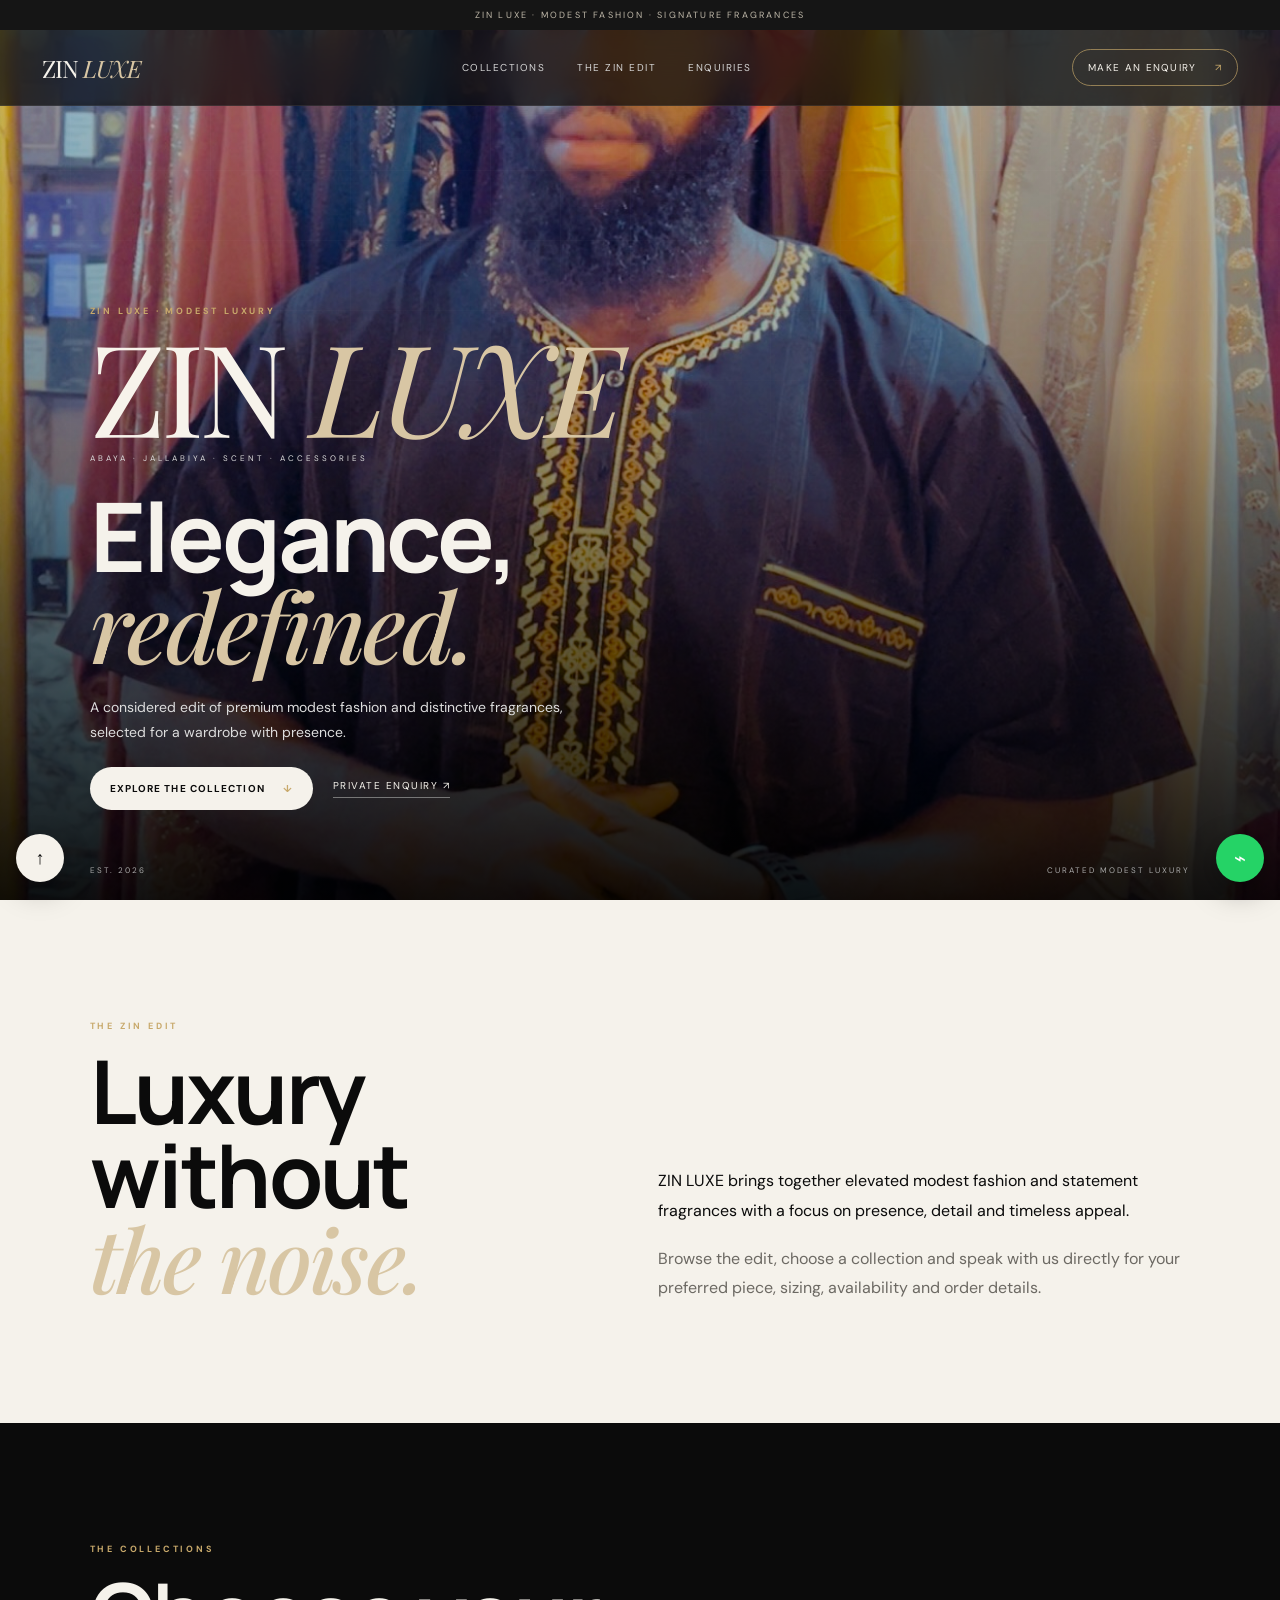
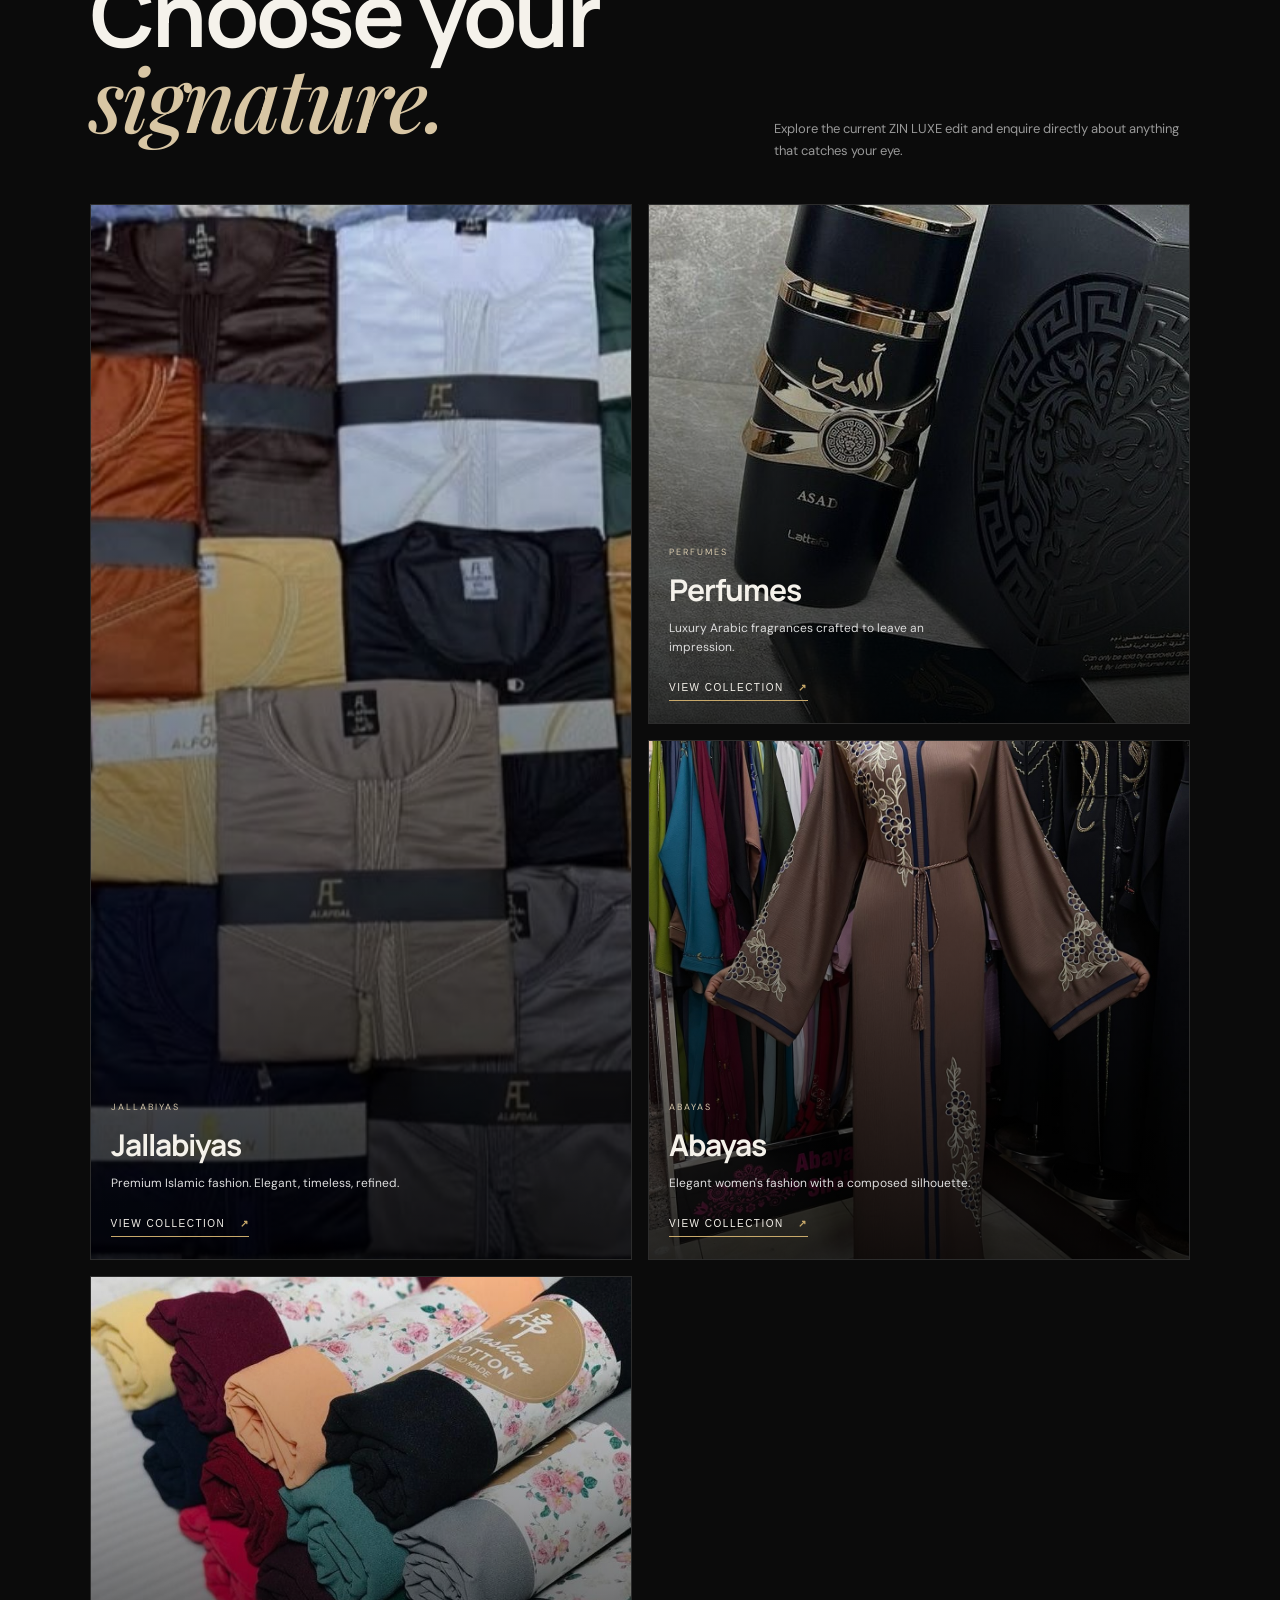
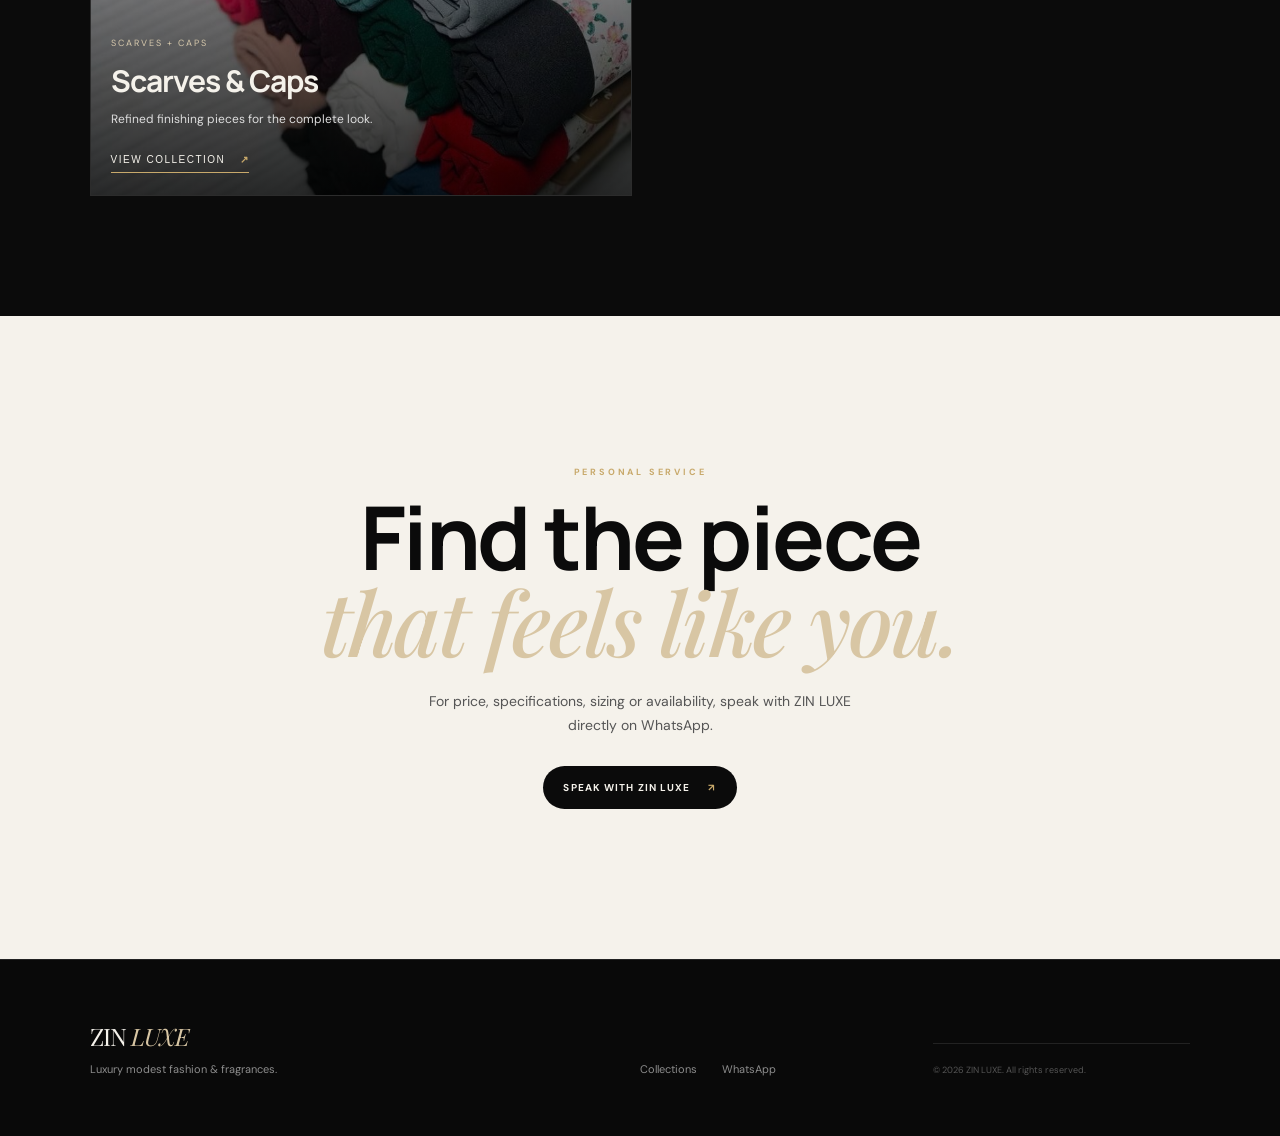
<file: index.html>
<!DOCTYPE html>
<html lang="en">
<head>
<meta charset="UTF-8">
<meta name="viewport" content="width=device-width, initial-scale=1.0">
<meta name="theme-color" content="#0b0b0b">
<meta name="description" content="ZIN LUXE — premium modest fashion, fragrances, scarves and caps.">
<title>ZIN LUXE | Luxury Modest Fashion & Fragrances</title>
<link rel="icon" href="assets/logo/llogo.png">
<link rel="preconnect" href="https://fonts.googleapis.com">
<link rel="preconnect" href="https://fonts.gstatic.com" crossorigin>
<link href="https://fonts.googleapis.com/css2?family=DM+Sans:wght@400;500;600;700&family=Manrope:wght@500;600;700;800&family=Playfair+Display:wght@500;600&display=swap" rel="stylesheet">
<link rel="stylesheet" href="css/style.css">
</head>
<body>
<div class="announcement">ZIN LUXE · MODEST FASHION · SIGNATURE FRAGRANCES</div>
<header class="site-header" id="top">
  <a class="wordmark" href="#top" aria-label="ZIN LUXE home">ZIN <span>LUXE</span></a>
  <nav class="desktop-nav" aria-label="Primary navigation">
    <a href="#collections">Collections</a>
    <a href="#about">The ZIN Edit</a>
    <a href="https://wa.me/2347014718354?text=Assalamu%20alaikum%2C%20I%27d%20like%20to%20make%20an%20enquiry%20about%20ZIN%20LUXE." target="_blank" rel="noopener">Enquiries</a>
  </nav>
  <a class="header-cta" href="https://wa.me/2347014718354?text=Assalamu%20alaikum%2C%20I%27d%20like%20to%20make%20an%20enquiry%20about%20ZIN%20LUXE." target="_blank" rel="noopener">Make an enquiry <span>↗</span></a>
</header>
<main>
<section class="hero">
  <img src="images/hero/IMG_4431.JPG" class="hero-image" alt="ZIN Luxe fashion" fetchpriority="high">
  <div class="hero-shade"></div>
  <div class="hero-grid"></div>
  <div class="hero-content">
    <p class="eyebrow">ZIN LUXE · MODEST LUXURY</p>
    <div class="hero-wordmark">ZIN <span>LUXE</span></div>
    <p class="hero-subline">ABAYA · JALLABIYA · SCENT · ACCESSORIES</p>
    <h1>Elegance,<br><em>redefined.</em></h1>
    <p class="hero-copy">A considered edit of premium modest fashion and distinctive fragrances, selected for a wardrobe with presence.</p>
    <div class="hero-actions"><a class="btn btn-solid" href="#collections">Explore the collection <span>↓</span></a><a class="text-link" href="https://wa.me/2347014718354?text=Assalamu%20alaikum%2C%20I%27d%20like%20to%20make%20a%20general%20enquiry%20about%20ZIN%20LUXE." target="_blank" rel="noopener">Private enquiry <span>↗</span></a></div>
  </div>
  <div class="hero-note"><span>EST. 2026</span><span>CURATED MODEST LUXURY</span></div>
</section>
<section class="intro" id="about">
  <div><p class="eyebrow">THE ZIN EDIT</p><h2>Luxury without<br><em>the noise.</em></h2></div>
  <div class="intro-copy"><p>ZIN LUXE brings together elevated modest fashion and statement fragrances with a focus on presence, detail and timeless appeal.</p><p class="muted">Browse the edit, choose a collection and speak with us directly for your preferred piece, sizing, availability and order details.</p></div>
</section>
<section class="collections" id="collections">
  <div class="section-head"><div><p class="eyebrow">THE COLLECTIONS</p><h2>Choose your <em>signature.</em></h2></div><p>Explore the current ZIN LUXE edit and enquire directly about anything that catches your eye.</p></div>
  <div class="category-grid">
    <article class="category-card category-featured"><img src="images/categories/jallabiya.jpg" alt="Jallabiyas" loading="lazy"><div class="category-overlay"></div><div class="category-content"><span>JALLABIYAS</span><h3>Jallabiyas</h3><p>Premium Islamic fashion. Elegant, timeless, refined.</p><button data-target="products">View collection <b>↗</b></button></div></article>
    <article class="category-card"><img src="images/categories/perfume.jpg" alt="Perfumes" loading="lazy"><div class="category-overlay"></div><div class="category-content"><span>PERFUMES</span><h3>Perfumes</h3><p>Luxury Arabic fragrances crafted to leave an impression.</p><button data-target="perfumes">View collection <b>↗</b></button></div></article>
    <article class="category-card"><img src="images/categories/abaya.jpg" alt="Abayas" loading="lazy"><div class="category-overlay"></div><div class="category-content"><span>ABAYAS</span><h3>Abayas</h3><p>Elegant women's fashion with a composed silhouette.</p><button data-target="abayas">View collection <b>↗</b></button></div></article>
    <article class="category-card"><img src="images/categories/scarves.jpg" alt="Scarves and Caps" loading="lazy"><div class="category-overlay"></div><div class="category-content"><span>SCARVES + CAPS</span><h3>Scarves & Caps</h3><p>Refined finishing pieces for the complete look.</p><button data-target="scarves">View collection <b>↗</b></button></div></article>
  </div>
  <div class="collection-panel" id="products"><div class="panel-head"><div><span>JALLABIYAS</span><h3>The Jallabiya Edit</h3></div><button class="close-collection" aria-label="Close collection">Close ×</button></div><div class="product-grid"></div></div>
  <div class="collection-panel" id="perfumes"><div class="panel-head"><div><span>PERFUMES</span><h3>The Fragrance Edit</h3></div><button class="close-collection" aria-label="Close collection">Close ×</button></div><div class="product-grid"></div></div>
  <div class="collection-panel" id="abayas"><div class="panel-head"><div><span>ABAYAS</span><h3>The Abaya Edit</h3></div><button class="close-collection" aria-label="Close collection">Close ×</button></div><div class="product-grid"></div></div>
  <div class="collection-panel" id="scarves"><div class="panel-head"><div><span>SCARVES + CAPS</span><h3>The Finishing Edit</h3></div><button class="close-collection" aria-label="Close collection">Close ×</button></div><div class="product-grid"></div></div>
</section>
<section class="closing"><p class="eyebrow">PERSONAL SERVICE</p><h2>Find the piece<br><em>that feels like you.</em></h2><p>For price, specifications, sizing or availability, speak with ZIN LUXE directly on WhatsApp.</p><a class="btn btn-solid" href="https://wa.me/2347014718354?text=Assalamu%20alaikum%2C%20I%27d%20like%20help%20finding%20something%20from%20the%20ZIN%20LUXE%20collection." target="_blank" rel="noopener">Speak with ZIN LUXE <span>↗</span></a></section>
</main>
<footer><div class="footer-brand"><div class="footer-wordmark">ZIN <span>LUXE</span></div><p>Luxury modest fashion & fragrances.</p></div><div><a href="#collections">Collections</a><a href="https://wa.me/2347014718354?text=Assalamu%20alaikum%2C%20I%27d%20like%20to%20make%20an%20enquiry%20about%20ZIN%20LUXE." target="_blank" rel="noopener">WhatsApp</a></div><div class="copyright">© 2026 ZIN LUXE. All rights reserved.</div></footer>
<a class="whatsapp-float" href="https://wa.me/2347014718354?text=Assalamu%20alaikum%2C%20I%27d%20like%20to%20make%20a%20general%20enquiry%20about%20ZIN%20LUXE." target="_blank" rel="noopener" aria-label="Chat with ZIN LUXE on WhatsApp">⌁</a>
<button class="back-top" type="button" aria-label="Back to top">↑</button>
<div class="lightbox" id="lightbox"><button class="close-lightbox" aria-label="Close image">×</button><img id="lightbox-image" alt="Product preview"></div>
<script src="js/products.js"></script><script src="js/render.js"></script><script src="js/script.js"></script>
</body>
</html>
</file>
<file: css/style.css>
:root{--ink:#0b0b0b;--paper:#f5f2eb;--soft:#e9e4da;--gold:#c8a96b;--line:rgba(255,255,255,.14);--muted:#aaa}*{box-sizing:border-box;margin:0;padding:0}html{scroll-behavior:smooth}body{background:var(--ink);color:var(--paper);font-family:'DM Sans',sans-serif;overflow-x:hidden}.announcement{height:30px;background:#151515;color:#bfb8a9;display:flex;align-items:center;justify-content:center;font-size:9px;letter-spacing:2.2px;text-transform:uppercase}.site-header{height:76px;position:fixed;top:30px;left:0;right:0;z-index:1000;display:flex;align-items:center;justify-content:space-between;padding:0 18px;background:rgba(11,11,11,.72);backdrop-filter:blur(18px);border-bottom:1px solid rgba(255,255,255,.08)}.wordmark,.footer-wordmark{font-family:'Playfair Display',serif;color:var(--paper);text-decoration:none;font-size:24px;letter-spacing:-1px}.wordmark span,.footer-wordmark span{font-style:italic;color:#d8c6a4}.desktop-nav{display:none}.header-cta,.btn{display:inline-flex;align-items:center;justify-content:center;gap:18px;text-decoration:none}.header-cta{border:1px solid rgba(200,169,107,.65);color:var(--paper);padding:11px 15px;border-radius:999px;font-size:10px;text-transform:uppercase;letter-spacing:1.3px}.header-cta span,.btn span{color:var(--gold)}.hero{min-height:calc(100svh - 30px);position:relative;display:flex;align-items:flex-end;overflow:hidden}.hero-image{position:absolute;inset:0;width:100%;height:100%;object-fit:cover;object-position:center;animation:heroMove 20s ease-in-out infinite alternate}.hero-shade{position:absolute;inset:0;background:linear-gradient(180deg,rgba(0,0,0,.16) 0%,rgba(0,0,0,.27) 40%,rgba(0,0,0,.91) 100%)}.hero-grid{position:absolute;inset:0;background-image:linear-gradient(rgba(255,255,255,.028) 1px,transparent 1px),linear-gradient(90deg,rgba(255,255,255,.028) 1px,transparent 1px);background-size:70px 70px;mask-image:linear-gradient(to bottom,black,transparent 75%)}.hero-content{position:relative;z-index:2;padding:0 20px 76px;max-width:800px;animation:heroText 1.1s ease}.eyebrow{font-size:9px;letter-spacing:2.8px;color:var(--gold);text-transform:uppercase;font-weight:700;margin-bottom:17px}.hero-wordmark{font-family:'Playfair Display',serif;font-size:clamp(3.6rem,18vw,8rem);line-height:.8;letter-spacing:-5px;margin-bottom:17px;color:#f7f3eb}.hero-wordmark span{font-style:italic;color:#d8c6a4}.hero-subline{font-size:8px;letter-spacing:3px;color:#ddd;text-transform:uppercase;margin-bottom:28px}.hero h1{font-family:'Manrope',sans-serif;font-size:clamp(2.4rem,10vw,6rem);line-height:.93;letter-spacing:-3px;font-weight:700}.hero h1 em,h2 em{font-family:'Playfair Display',serif;font-weight:500;color:#d8c6a4}.hero-copy{font-size:14px;line-height:1.8;color:#ddd;max-width:510px;margin:22px 0}.hero-actions{display:flex;align-items:center;gap:20px;flex-wrap:wrap}.btn{padding:15px 20px;border-radius:999px;font-size:10px;letter-spacing:1.1px;text-transform:uppercase;font-weight:700}.btn-solid{background:var(--paper);color:var(--ink)}.text-link{color:var(--paper);font-size:10px;text-transform:uppercase;letter-spacing:1.5px;text-decoration:none;border-bottom:1px solid #777;padding-bottom:5px}.hero-note{display:none}.intro{padding:95px 20px;display:grid;gap:35px;background:var(--paper);color:var(--ink)}h2{font-family:'Manrope',sans-serif;font-size:clamp(2.4rem,10vw,5.5rem);line-height:.95;letter-spacing:-2.5px}.intro-copy{font-size:16px;line-height:1.85;max-width:600px}.intro-copy p+p{margin-top:18px}.muted{color:#6c6963}.collections{padding:90px 16px;background:#0b0b0b}.section-head{margin-bottom:42px}.section-head h2{margin-bottom:20px}.section-head>p{font-size:13px;color:#999;line-height:1.7;max-width:420px}.category-grid{display:grid;gap:12px}.category-card{position:relative;min-height:430px;overflow:hidden;border:1px solid rgba(255,255,255,.1);background:#141414}.category-card img{position:absolute;inset:0;width:100%;height:100%;object-fit:cover;transition:transform .8s cubic-bezier(.2,.7,.2,1)}.category-card:hover img{transform:scale(1.06)}.category-overlay{position:absolute;inset:0;background:linear-gradient(180deg,rgba(0,0,0,.04),rgba(0,0,0,.82))}.category-content{position:absolute;inset:auto 20px 22px;z-index:2}.category-content span{font-size:9px;letter-spacing:2px;color:#d6c8ac}.category-content h3{font-family:'Manrope',sans-serif;font-size:30px;letter-spacing:-1px;margin:9px 0}.category-content p{color:#ddd;font-size:12px;line-height:1.6;max-width:310px;margin-bottom:18px}.category-content button,.close-collection{background:transparent;border:0;color:var(--paper);cursor:pointer}.category-content button{border-bottom:1px solid var(--gold);padding:0 0 7px;font-size:10px;text-transform:uppercase;letter-spacing:1.5px}.category-content b{color:var(--gold);margin-left:10px}.collection-panel{display:none;margin-top:45px;padding-top:35px;border-top:1px solid rgba(255,255,255,.13);scroll-margin-top:120px}.collection-panel.active{display:block;animation:panelIn .55s ease}.panel-head{display:flex;justify-content:space-between;align-items:end;margin-bottom:25px}.panel-head span{font-size:9px;letter-spacing:2.5px;color:var(--gold)}.panel-head h3{font-family:'Playfair Display',serif;font-size:30px;margin-top:7px}.close-collection{font-size:11px;text-transform:uppercase;letter-spacing:1px}.product-grid{display:grid;grid-template-columns:repeat(2,minmax(0,1fr));gap:10px}.product-card{background:#151515;border:1px solid rgba(255,255,255,.08);overflow:hidden;opacity:0;transform:translateY(18px);transition:opacity .55s ease,transform .55s ease}.product-card.show{opacity:1;transform:none}.product-card img{width:100%;aspect-ratio:3/4;object-fit:cover;display:block;cursor:zoom-in;transition:transform .5s}.product-card:hover img{transform:scale(1.025)}.product-info{padding:14px}.product-info h3{font-family:'Manrope',sans-serif;font-size:13px;margin-bottom:8px}.price{font-size:12px;color:var(--gold);font-weight:700;min-height:18px}.buy-btn{display:inline-flex;margin-top:13px;color:var(--paper);text-decoration:none;border:1px solid #555;border-radius:999px;padding:9px 11px;font-size:9px;text-transform:uppercase;letter-spacing:.8px}.scarves-note{font-size:10px;color:#aaa}.closing{padding:100px 20px;text-align:center;background:var(--paper);color:var(--ink)}.closing h2{margin-bottom:25px}.closing>p:not(.eyebrow){max-width:460px;margin:0 auto 28px;line-height:1.7;color:#555;font-size:14px}.closing .btn-solid{background:var(--ink);color:var(--paper)}footer{padding:55px 20px 28px;display:grid;gap:35px;background:#090909;border-top:1px solid #222}footer p,footer a{font-size:11px;color:#8d8d8d;text-decoration:none}.footer-wordmark{display:block;margin-bottom:10px}.footer-brand p{margin-top:4px}footer>div:nth-child(2){display:flex;gap:25px}.copyright{padding-top:20px;border-top:1px solid #222;color:#555!important;font-size:9px!important}.whatsapp-float,.back-top{position:fixed;z-index:1500;width:48px;height:48px;border-radius:50%;display:flex;align-items:center;justify-content:center;text-decoration:none}.whatsapp-float{right:16px;bottom:18px;background:#25d366;color:#fff;font-size:20px;box-shadow:0 10px 30px rgba(0,0,0,.35)}.back-top{left:16px;bottom:18px;background:var(--paper);color:var(--ink);font-size:18px;border:0;cursor:pointer;box-shadow:0 10px 30px rgba(0,0,0,.25);touch-action:manipulation}.lightbox{display:none;position:fixed;inset:0;z-index:3000;background:rgba(0,0,0,.96);align-items:center;justify-content:center;padding:20px}.lightbox.show{display:flex}.lightbox img{max-width:94vw;max-height:88vh;object-fit:contain}.close-lightbox{position:absolute;top:18px;right:20px;background:transparent;border:0;color:white;font-size:38px;cursor:pointer}@keyframes heroMove{from{transform:scale(1)}to{transform:scale(1.08) translateX(-12px)}}@keyframes heroText{from{opacity:0;transform:translateY(30px)}to{opacity:1;transform:none}}@keyframes panelIn{from{opacity:0;transform:translateY(15px)}to{opacity:1;transform:none}}@media(min-width:700px){.site-header{padding:0 42px}.desktop-nav{display:flex;gap:32px;align-items:center}.desktop-nav a{color:#d5d5d5;text-decoration:none;font-size:10px;text-transform:uppercase;letter-spacing:1.5px}.hero-content{padding:0 7vw 90px}.hero-note{display:flex;position:absolute;z-index:2;bottom:25px;left:7vw;right:7vw;justify-content:space-between;color:#aaa;font-size:8px;letter-spacing:2px}.intro{padding:120px 7vw;grid-template-columns:1fr 1fr;align-items:end}.collections{padding:120px 7vw}.section-head{display:flex;justify-content:space-between;align-items:end}.category-grid{grid-template-columns:repeat(2,1fr);gap:16px}.category-card{min-height:520px}.category-featured{grid-row:span 2;min-height:1056px}.product-grid{grid-template-columns:repeat(4,1fr);gap:15px}.product-info{padding:16px}.closing{padding:150px 20px}footer{padding:60px 7vw;grid-template-columns:2fr 1fr 1fr;align-items:end}}@media(max-width:699px){.product-grid{grid-template-columns:repeat(2,minmax(0,1fr));gap:9px}.product-card{min-width:0}.product-info{padding:11px}.product-info h3{font-size:12px}.buy-btn{font-size:8px;padding:8px 9px}.collection-panel{margin-top:30px;padding-top:25px}.panel-head h3{font-size:25px}.category-card{min-height:400px}.hero-wordmark{font-size:clamp(3.3rem,19vw,6rem)}}@media(max-width:360px){.product-grid{grid-template-columns:repeat(2,minmax(0,1fr))}.category-card{min-height:380px}.hero h1{letter-spacing:-2px}.hero-actions{gap:14px}.btn{padding:14px 16px}}
</file>
